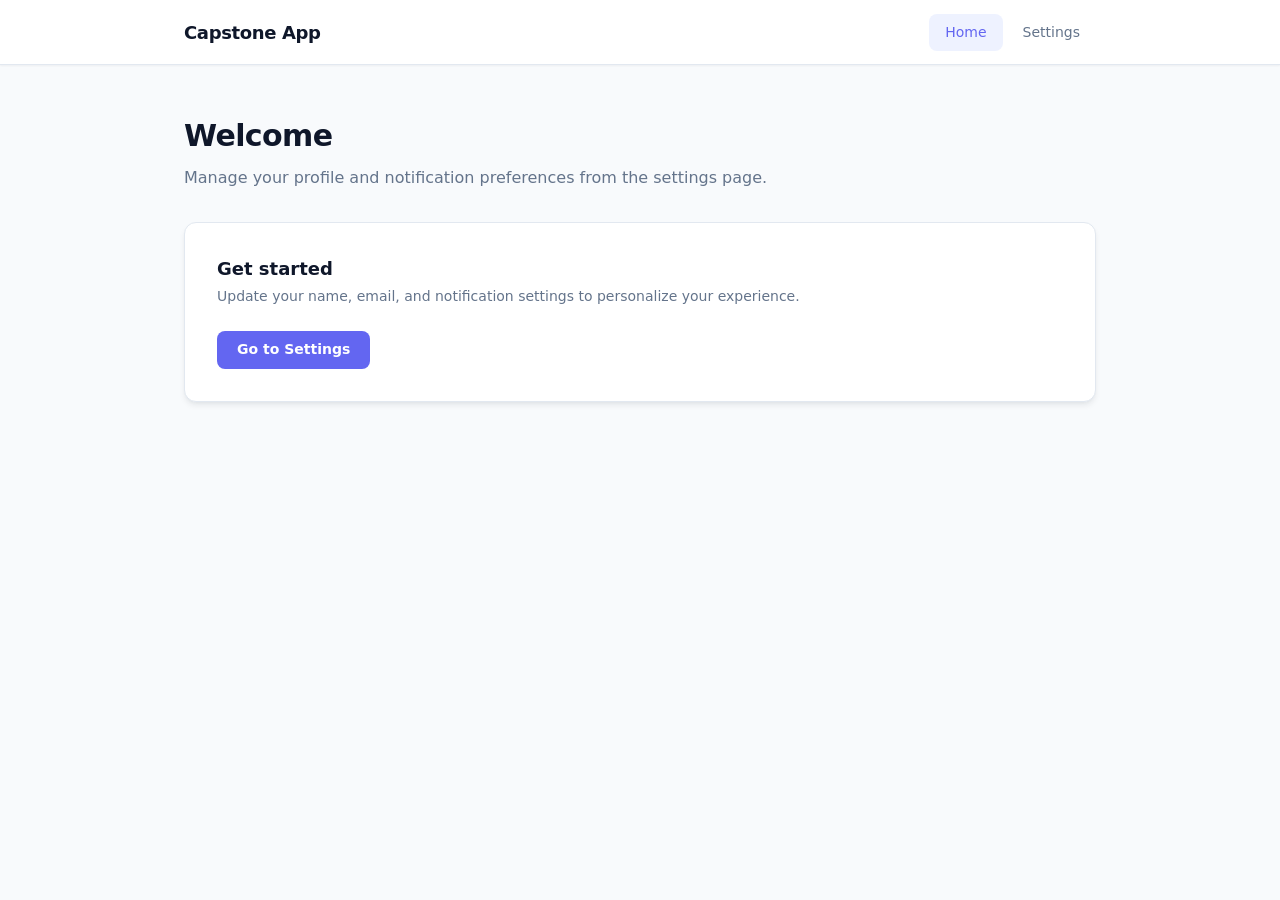
<file: index.html>
<!DOCTYPE html>
<html lang="en">
  <head>
    <meta charset="UTF-8" />
    <meta name="viewport" content="width=device-width, initial-scale=1.0" />
    <meta
      name="description"
      content="Frontend AI Capstone — a project for building clean, accessible web interfaces."
    />
    <title>Home — Frontend AI Capstone</title>
    <link rel="stylesheet" href="css/variables.css" />
    <link rel="stylesheet" href="css/base.css" />
    <link rel="stylesheet" href="css/layout.css" />
    <link rel="stylesheet" href="css/components.css" />
  </head>
  <body>
    <header class="site-header">
      <div class="site-header__inner">
        <a href="index.html" class="site-logo">Capstone App</a>
        <nav class="site-nav" aria-label="Main navigation">
          <a href="index.html" class="site-nav__link" aria-current="page">Home</a>
          <a href="settings.html" class="site-nav__link">Settings</a>
        </nav>
      </div>
    </header>

    <main class="site-main">
      <div class="page-header">
        <h1 class="page-header__title">Welcome</h1>
        <p class="page-header__description">
          Manage your profile and notification preferences from the settings page.
        </p>
      </div>

      <div class="card">
        <div class="card__section">
          <h2 class="card__heading">Get started</h2>
          <p class="card__subheading">
            Update your name, email, and notification settings to personalize your experience.
          </p>
          <a href="settings.html" class="btn btn--primary">Go to Settings</a>
        </div>
      </div>
    </main>

    <script src="js/main.js"></script>
  </body>
</html>
</file>
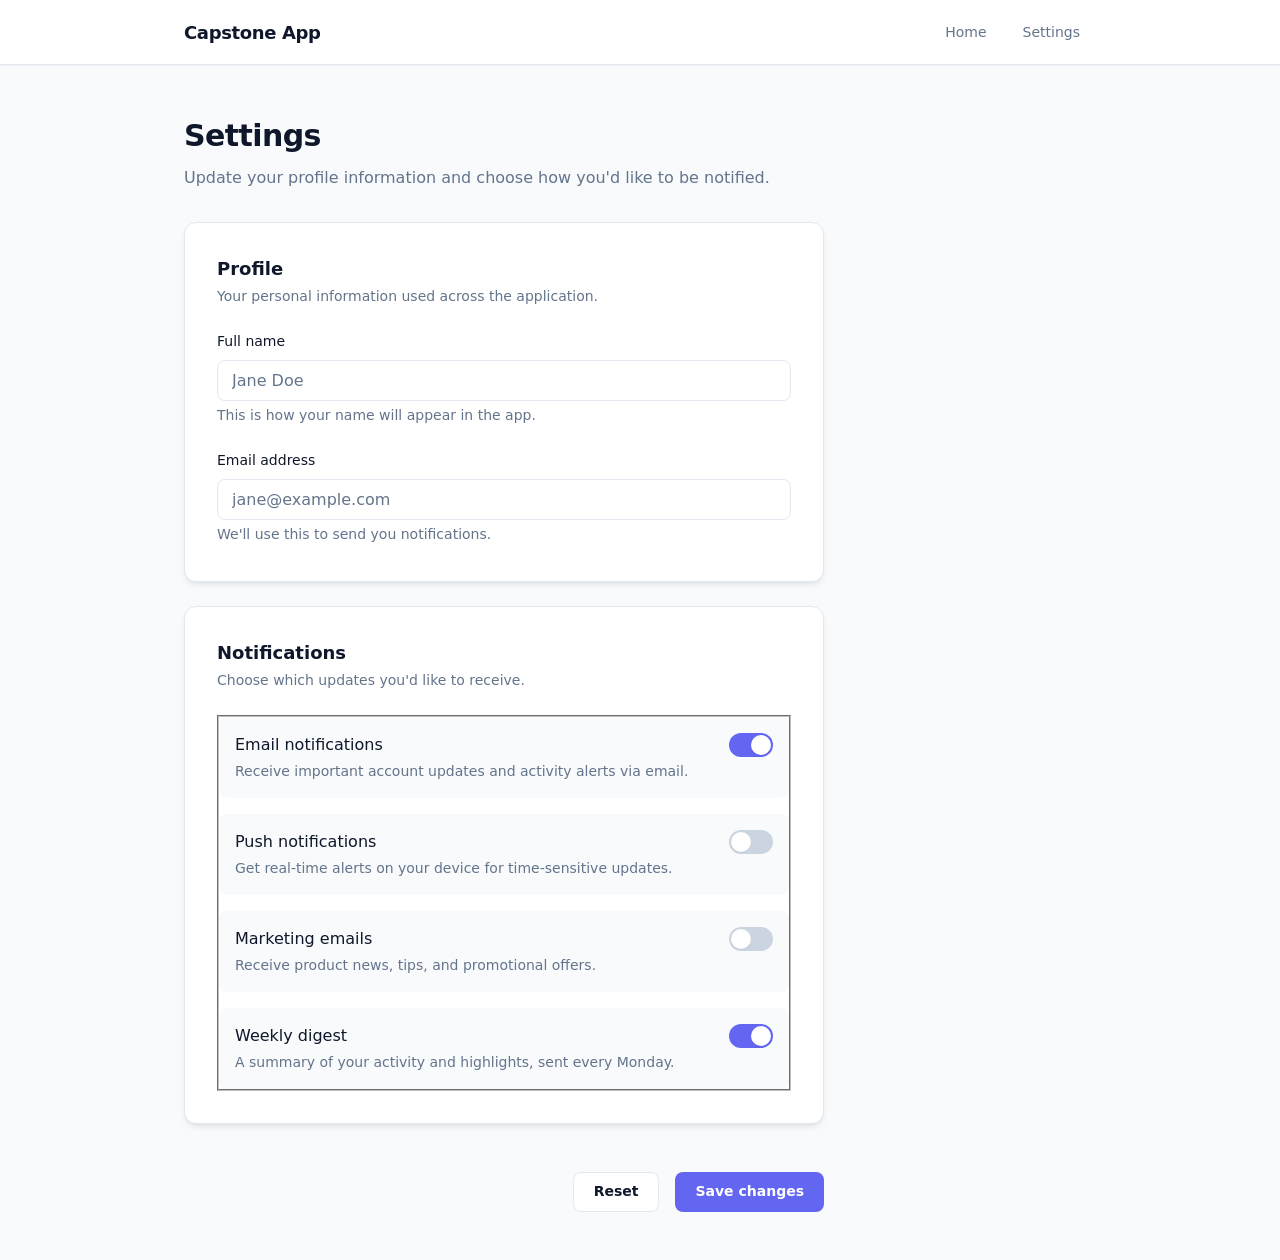
<file: settings/index.html>
<!DOCTYPE html>
<html lang="en">
  <head>
    <meta charset="UTF-8" />
    <meta name="viewport" content="width=device-width, initial-scale=1.0" />
    <meta
      name="description"
      content="Manage your profile and notification preferences."
    />
    <title>Settings — Frontend AI Capstone</title>
    <link rel="stylesheet" href="/css/variables.css" />
    <link rel="stylesheet" href="/css/base.css" />
    <link rel="stylesheet" href="/css/layout.css" />
    <link rel="stylesheet" href="/css/components.css" />
    <link rel="stylesheet" href="/css/settings.css" />
  </head>
  <body>
    <header class="site-header">
      <div class="site-header__inner">
        <a href="/" class="site-logo">Capstone App</a>
        <nav class="site-nav" aria-label="Main navigation">
          <a href="/" class="site-nav__link">Home</a>
          <a href="/settings" class="site-nav__link" aria-current="page">Settings</a>
        </nav>
      </div>
    </header>

    <main class="site-main">
      <div class="page-header">
        <h1 class="page-header__title">Settings</h1>
        <p class="page-header__description">
          Update your profile information and choose how you'd like to be notified.
        </p>
      </div>

      <div class="settings-container">
        <div
          id="form-feedback"
          class="alert alert--success"
          role="status"
          aria-live="polite"
          hidden
        >
          Your settings have been saved successfully.
        </div>

        <form id="settings-form" class="settings-form" novalidate>
          <div class="card">
            <div class="card__section">
              <h2 class="card__heading">Profile</h2>
              <p class="card__subheading">
                Your personal information used across the application.
              </p>

              <div class="form-group">
                <label class="form-label" for="name">
                  Full name <span class="sr-only">(required)</span>
                </label>
                <input
                  type="text"
                  id="name"
                  name="name"
                  class="form-input"
                  placeholder="Jane Doe"
                  autocomplete="name"
                  required
                  aria-required="true"
                  aria-describedby="name-hint"
                />
                <span id="name-hint" class="form-hint">
                  This is how your name will appear in the app.
                </span>
                <span id="name-error" class="form-error" role="alert" hidden></span>
              </div>

              <div class="form-group">
                <label class="form-label" for="email">
                  Email address <span class="sr-only">(required)</span>
                </label>
                <input
                  type="email"
                  id="email"
                  name="email"
                  class="form-input"
                  placeholder="jane@example.com"
                  autocomplete="email"
                  required
                  aria-required="true"
                  aria-describedby="email-hint"
                />
                <span id="email-hint" class="form-hint">
                  We'll use this to send you notifications.
                </span>
                <span id="email-error" class="form-error" role="alert" hidden></span>
              </div>
            </div>
          </div>

          <div class="card">
            <div class="card__section">
              <h2 class="card__heading">Notifications</h2>
              <p class="card__subheading">
                Choose which updates you'd like to receive.
              </p>

              <fieldset class="toggle-list">
                <legend class="sr-only">Notification preferences</legend>

                <div class="toggle-item">
                  <div class="toggle-item__content">
                    <label class="toggle-item__label" for="notify-email">
                      Email notifications
                    </label>
                    <span class="toggle-item__description">
                      Receive important account updates and activity alerts via email.
                    </span>
                  </div>
                  <div class="toggle-switch">
                    <input
                      type="checkbox"
                      id="notify-email"
                      name="notifyEmail"
                      class="toggle-switch__input"
                      checked
                    />
                    <span class="toggle-switch__track" aria-hidden="true">
                      <span class="toggle-switch__thumb"></span>
                    </span>
                  </div>
                </div>

                <div class="toggle-item">
                  <div class="toggle-item__content">
                    <label class="toggle-item__label" for="notify-push">
                      Push notifications
                    </label>
                    <span class="toggle-item__description">
                      Get real-time alerts on your device for time-sensitive updates.
                    </span>
                  </div>
                  <div class="toggle-switch">
                    <input
                      type="checkbox"
                      id="notify-push"
                      name="notifyPush"
                      class="toggle-switch__input"
                    />
                    <span class="toggle-switch__track" aria-hidden="true">
                      <span class="toggle-switch__thumb"></span>
                    </span>
                  </div>
                </div>

                <div class="toggle-item">
                  <div class="toggle-item__content">
                    <label class="toggle-item__label" for="notify-marketing">
                      Marketing emails
                    </label>
                    <span class="toggle-item__description">
                      Receive product news, tips, and promotional offers.
                    </span>
                  </div>
                  <div class="toggle-switch">
                    <input
                      type="checkbox"
                      id="notify-marketing"
                      name="notifyMarketing"
                      class="toggle-switch__input"
                    />
                    <span class="toggle-switch__track" aria-hidden="true">
                      <span class="toggle-switch__thumb"></span>
                    </span>
                  </div>
                </div>

                <div class="toggle-item">
                  <div class="toggle-item__content">
                    <label class="toggle-item__label" for="notify-weekly">
                      Weekly digest
                    </label>
                    <span class="toggle-item__description">
                      A summary of your activity and highlights, sent every Monday.
                    </span>
                  </div>
                  <div class="toggle-switch">
                    <input
                      type="checkbox"
                      id="notify-weekly"
                      name="notifyWeekly"
                      class="toggle-switch__input"
                      checked
                    />
                    <span class="toggle-switch__track" aria-hidden="true">
                      <span class="toggle-switch__thumb"></span>
                    </span>
                  </div>
                </div>
              </fieldset>
            </div>
          </div>

          <div class="form-actions">
            <button type="reset" class="btn btn--secondary">Reset</button>
            <button type="submit" class="btn btn--primary">Save changes</button>
          </div>
        </form>
      </div>
    </main>

    <script src="/js/main.js"></script>
    <script src="/js/validation.js"></script>
    <script src="/js/settings.js"></script>
  </body>
</html>
</file>
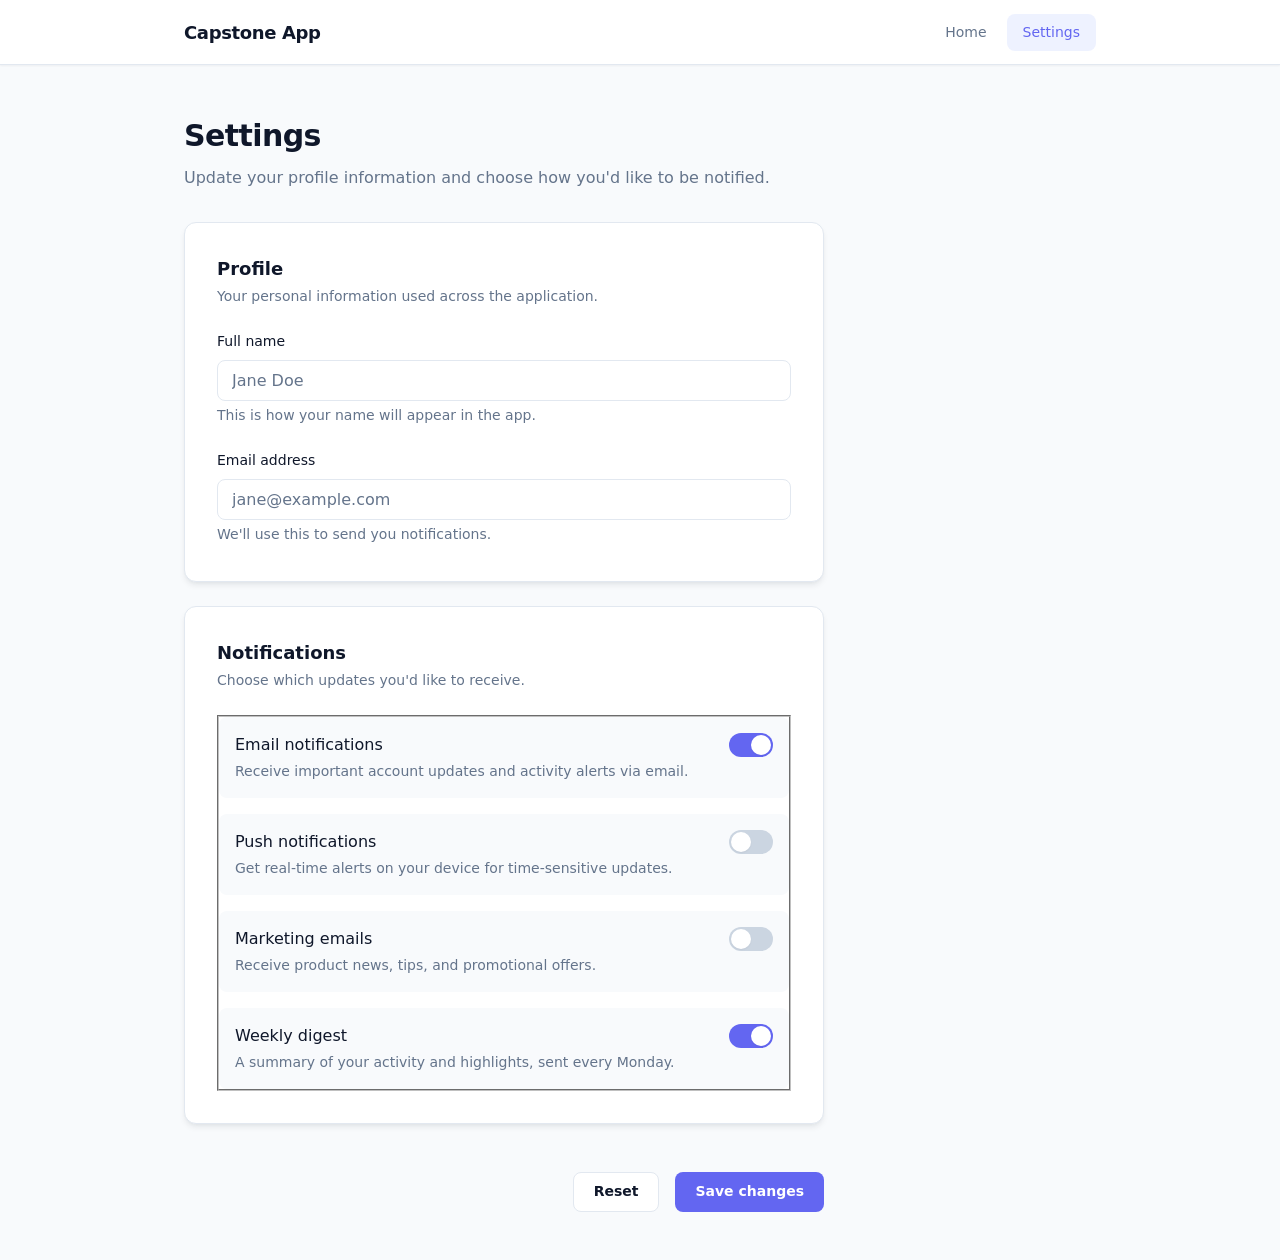
<file: settings.html>
<!DOCTYPE html>
<html lang="en">
  <head>
    <meta charset="UTF-8" />
    <meta name="viewport" content="width=device-width, initial-scale=1.0" />
    <meta
      name="description"
      content="Manage your profile and notification preferences."
    />
    <title>Settings — Frontend AI Capstone</title>
    <link rel="stylesheet" href="css/variables.css" />
    <link rel="stylesheet" href="css/base.css" />
    <link rel="stylesheet" href="css/layout.css" />
    <link rel="stylesheet" href="css/components.css" />
    <link rel="stylesheet" href="css/settings.css" />
  </head>
  <body>
    <header class="site-header">
      <div class="site-header__inner">
        <a href="index.html" class="site-logo">Capstone App</a>
        <nav class="site-nav" aria-label="Main navigation">
          <a href="index.html" class="site-nav__link">Home</a>
          <a href="settings.html" class="site-nav__link" aria-current="page">Settings</a>
        </nav>
      </div>
    </header>

    <main class="site-main">
      <div class="page-header">
        <h1 class="page-header__title">Settings</h1>
        <p class="page-header__description">
          Update your profile information and choose how you'd like to be notified.
        </p>
      </div>

      <div class="settings-container">
        <div
          id="form-feedback"
          class="alert alert--success"
          role="status"
          aria-live="polite"
          hidden
        >
          Your settings have been saved successfully.
        </div>

        <form id="settings-form" class="settings-form" novalidate>
          <div class="card">
            <div class="card__section">
              <h2 class="card__heading">Profile</h2>
              <p class="card__subheading">
                Your personal information used across the application.
              </p>

              <div class="form-group">
                <label class="form-label" for="name">Full name</label>
                <input
                  type="text"
                  id="name"
                  name="name"
                  class="form-input"
                  placeholder="Jane Doe"
                  autocomplete="name"
                  required
                  minlength="2"
                  maxlength="100"
                  aria-describedby="name-hint"
                />
                <span id="name-hint" class="form-hint">
                  This is how your name will appear in the app.
                </span>
                <span id="name-error" class="form-error" role="alert" hidden></span>
              </div>

              <div class="form-group">
                <label class="form-label" for="email">Email address</label>
                <input
                  type="email"
                  id="email"
                  name="email"
                  class="form-input"
                  placeholder="jane@example.com"
                  autocomplete="email"
                  required
                  aria-describedby="email-hint"
                />
                <span id="email-hint" class="form-hint">
                  We'll use this to send you notifications.
                </span>
                <span id="email-error" class="form-error" role="alert" hidden></span>
              </div>
            </div>
          </div>

          <div class="card">
            <div class="card__section">
              <h2 class="card__heading">Notifications</h2>
              <p class="card__subheading">
                Choose which updates you'd like to receive.
              </p>

              <fieldset class="toggle-list">
                <legend class="sr-only">Notification preferences</legend>

                <div class="toggle-item">
                  <div class="toggle-item__content">
                    <label class="toggle-item__label" for="notify-email">
                      Email notifications
                    </label>
                    <span class="toggle-item__description">
                      Receive important account updates and activity alerts via email.
                    </span>
                  </div>
                  <div class="toggle-switch">
                    <input
                      type="checkbox"
                      id="notify-email"
                      name="notifyEmail"
                      class="toggle-switch__input"
                      checked
                    />
                    <span class="toggle-switch__track" aria-hidden="true">
                      <span class="toggle-switch__thumb"></span>
                    </span>
                  </div>
                </div>

                <div class="toggle-item">
                  <div class="toggle-item__content">
                    <label class="toggle-item__label" for="notify-push">
                      Push notifications
                    </label>
                    <span class="toggle-item__description">
                      Get real-time alerts on your device for time-sensitive updates.
                    </span>
                  </div>
                  <div class="toggle-switch">
                    <input
                      type="checkbox"
                      id="notify-push"
                      name="notifyPush"
                      class="toggle-switch__input"
                    />
                    <span class="toggle-switch__track" aria-hidden="true">
                      <span class="toggle-switch__thumb"></span>
                    </span>
                  </div>
                </div>

                <div class="toggle-item">
                  <div class="toggle-item__content">
                    <label class="toggle-item__label" for="notify-marketing">
                      Marketing emails
                    </label>
                    <span class="toggle-item__description">
                      Receive product news, tips, and promotional offers.
                    </span>
                  </div>
                  <div class="toggle-switch">
                    <input
                      type="checkbox"
                      id="notify-marketing"
                      name="notifyMarketing"
                      class="toggle-switch__input"
                    />
                    <span class="toggle-switch__track" aria-hidden="true">
                      <span class="toggle-switch__thumb"></span>
                    </span>
                  </div>
                </div>

                <div class="toggle-item">
                  <div class="toggle-item__content">
                    <label class="toggle-item__label" for="notify-weekly">
                      Weekly digest
                    </label>
                    <span class="toggle-item__description">
                      A summary of your activity and highlights, sent every Monday.
                    </span>
                  </div>
                  <div class="toggle-switch">
                    <input
                      type="checkbox"
                      id="notify-weekly"
                      name="notifyWeekly"
                      class="toggle-switch__input"
                      checked
                    />
                    <span class="toggle-switch__track" aria-hidden="true">
                      <span class="toggle-switch__thumb"></span>
                    </span>
                  </div>
                </div>
              </fieldset>
            </div>
          </div>

          <div class="form-actions">
            <button type="reset" class="btn btn--secondary">Reset</button>
            <button type="submit" class="btn btn--primary">Save changes</button>
          </div>
        </form>
      </div>
    </main>

    <script src="js/main.js"></script>
    <script src="js/settings.js"></script>
  </body>
</html>
</file>
<file: css/variables.css>
:root {
  /* Colors */
  --color-bg: #f8fafc;
  --color-surface: #ffffff;
  --color-border: #e2e8f0;
  --color-border-focus: #6366f1;
  --color-text: #0f172a;
  --color-text-muted: #64748b;
  --color-primary: #6366f1;
  --color-primary-hover: #4f46e5;
  --color-primary-light: #eef2ff;
  --color-success: #059669;
  --color-success-bg: #ecfdf5;
  --color-error: #dc2626;
  --color-error-bg: #fef2f2;

  /* Typography */
  --font-family: "Segoe UI", system-ui, -apple-system, sans-serif;
  --font-size-sm: 0.875rem;
  --font-size-base: 1rem;
  --font-size-lg: 1.125rem;
  --font-size-xl: 1.5rem;
  --font-size-2xl: 1.875rem;
  --line-height: 1.5;

  /* Spacing */
  --spacing-xs: 0.25rem;
  --spacing-sm: 0.5rem;
  --spacing-md: 1rem;
  --spacing-lg: 1.5rem;
  --spacing-xl: 2rem;
  --spacing-2xl: 3rem;

  /* Layout */
  --max-width: 640px;
  --header-height: 4rem;
  --radius-sm: 0.375rem;
  --radius-md: 0.5rem;
  --radius-lg: 0.75rem;

  /* Shadows */
  --shadow-sm: 0 1px 2px rgba(15, 23, 42, 0.05);
  --shadow-md: 0 4px 6px -1px rgba(15, 23, 42, 0.08),
    0 2px 4px -2px rgba(15, 23, 42, 0.05);
  --shadow-lg: 0 10px 15px -3px rgba(15, 23, 42, 0.08),
    0 4px 6px -4px rgba(15, 23, 42, 0.05);

  /* Transitions */
  --transition-fast: 150ms ease;
  --transition-base: 200ms ease;
}
</file>
<file: css/base.css>
*,
*::before,
*::after {
  box-sizing: border-box;
  margin: 0;
  padding: 0;
}

html {
  font-size: 16px;
  -webkit-text-size-adjust: 100%;
}

body {
  font-family: var(--font-family);
  font-size: var(--font-size-base);
  line-height: var(--line-height);
  color: var(--color-text);
  background-color: var(--color-bg);
  min-height: 100vh;
}

img,
svg {
  display: block;
  max-width: 100%;
}

a {
  color: var(--color-primary);
  text-decoration: none;
  transition: color var(--transition-fast);
}

a:hover {
  color: var(--color-primary-hover);
}

:focus-visible {
  outline: 2px solid var(--color-border-focus);
  outline-offset: 2px;
}

.sr-only {
  position: absolute;
  width: 1px;
  height: 1px;
  padding: 0;
  margin: -1px;
  overflow: hidden;
  clip: rect(0, 0, 0, 0);
  white-space: nowrap;
  border: 0;
}
</file>
<file: css/layout.css>
.site-header {
  position: sticky;
  top: 0;
  z-index: 100;
  background-color: var(--color-surface);
  border-bottom: 1px solid var(--color-border);
  box-shadow: var(--shadow-sm);
}

.site-header__inner {
  display: flex;
  align-items: center;
  justify-content: space-between;
  max-width: 960px;
  margin: 0 auto;
  padding: 0 var(--spacing-lg);
  height: var(--header-height);
}

.site-logo {
  font-size: var(--font-size-lg);
  font-weight: 700;
  color: var(--color-text);
  letter-spacing: -0.02em;
}

.site-logo:hover {
  color: var(--color-primary);
}

.site-nav {
  display: flex;
  gap: var(--spacing-xs);
}

.site-nav__link {
  display: inline-flex;
  align-items: center;
  padding: var(--spacing-sm) var(--spacing-md);
  font-size: var(--font-size-sm);
  font-weight: 500;
  color: var(--color-text-muted);
  border-radius: var(--radius-md);
  transition: background-color var(--transition-fast),
    color var(--transition-fast);
}

.site-nav__link:hover {
  color: var(--color-text);
  background-color: var(--color-bg);
}

.site-nav__link[aria-current="page"] {
  color: var(--color-primary);
  background-color: var(--color-primary-light);
}

.site-main {
  max-width: 960px;
  margin: 0 auto;
  padding: var(--spacing-2xl) var(--spacing-lg);
}

.page-header {
  margin-bottom: var(--spacing-xl);
}

.page-header__title {
  font-size: var(--font-size-2xl);
  font-weight: 700;
  letter-spacing: -0.02em;
  margin-bottom: var(--spacing-sm);
}

.page-header__description {
  font-size: var(--font-size-base);
  color: var(--color-text-muted);
}

@media (max-width: 480px) {
  .site-header__inner {
    padding: 0 var(--spacing-md);
  }

  .site-main {
    padding: var(--spacing-xl) var(--spacing-md);
  }

  .page-header__title {
    font-size: var(--font-size-xl);
  }
}
</file>
<file: css/components.css>
.card {
  background-color: var(--color-surface);
  border: 1px solid var(--color-border);
  border-radius: var(--radius-lg);
  box-shadow: var(--shadow-md);
  overflow: hidden;
}

.card__section {
  padding: var(--spacing-xl);
}

.card__section + .card__section {
  border-top: 1px solid var(--color-border);
}

.card__heading {
  font-size: var(--font-size-lg);
  font-weight: 600;
  margin-bottom: var(--spacing-xs);
}

.card__subheading {
  font-size: var(--font-size-sm);
  color: var(--color-text-muted);
  margin-bottom: var(--spacing-lg);
}

/* Form elements */
.form-group {
  margin-bottom: var(--spacing-lg);
}

.form-group:last-child {
  margin-bottom: 0;
}

.form-label {
  display: block;
  font-size: var(--font-size-sm);
  font-weight: 500;
  margin-bottom: var(--spacing-sm);
  color: var(--color-text);
}

.form-input {
  display: block;
  width: 100%;
  padding: 0.625rem 0.875rem;
  font-family: inherit;
  font-size: var(--font-size-base);
  color: var(--color-text);
  background-color: var(--color-surface);
  border: 1px solid var(--color-border);
  border-radius: var(--radius-md);
  transition: border-color var(--transition-fast),
    box-shadow var(--transition-fast);
}

.form-input::placeholder {
  color: var(--color-text-muted);
}

.form-input:hover {
  border-color: #cbd5e1;
}

.form-input:focus {
  outline: none;
  border-color: var(--color-border-focus);
  box-shadow: 0 0 0 3px rgba(99, 102, 241, 0.15);
}

.form-input--error {
  border-color: var(--color-error);
}

.form-input--error:focus {
  box-shadow: 0 0 0 3px rgba(220, 38, 38, 0.15);
}

.form-error {
  display: block;
  margin-top: var(--spacing-xs);
  font-size: var(--font-size-sm);
  color: var(--color-error);
}

.form-hint {
  display: block;
  margin-top: var(--spacing-xs);
  font-size: var(--font-size-sm);
  color: var(--color-text-muted);
}

/* Toggle switch */
.toggle-list {
  display: flex;
  flex-direction: column;
  gap: var(--spacing-md);
}

.toggle-item {
  display: flex;
  align-items: flex-start;
  justify-content: space-between;
  gap: var(--spacing-lg);
  padding: var(--spacing-md);
  background-color: var(--color-bg);
  border-radius: var(--radius-md);
  transition: background-color var(--transition-fast);
}

.toggle-item:hover {
  background-color: #f1f5f9;
}

.toggle-item__content {
  flex: 1;
  min-width: 0;
}

.toggle-item__label {
  display: block;
  font-size: var(--font-size-base);
  font-weight: 500;
  color: var(--color-text);
  cursor: pointer;
}

.toggle-item__description {
  display: block;
  margin-top: var(--spacing-xs);
  font-size: var(--font-size-sm);
  color: var(--color-text-muted);
}

.toggle-switch {
  position: relative;
  flex-shrink: 0;
  width: 2.75rem;
  height: 1.5rem;
}

.toggle-switch__input {
  position: absolute;
  width: 100%;
  height: 100%;
  opacity: 0;
  cursor: pointer;
  z-index: 1;
}

.toggle-switch__track {
  display: block;
  width: 100%;
  height: 100%;
  background-color: #cbd5e1;
  border-radius: 999px;
  transition: background-color var(--transition-base);
}

.toggle-switch__thumb {
  position: absolute;
  top: 2px;
  left: 2px;
  width: 1.25rem;
  height: 1.25rem;
  background-color: var(--color-surface);
  border-radius: 50%;
  box-shadow: var(--shadow-sm);
  transition: transform var(--transition-base);
}

.toggle-switch__input:checked + .toggle-switch__track {
  background-color: var(--color-primary);
}

.toggle-switch__input:checked + .toggle-switch__track .toggle-switch__thumb {
  transform: translateX(1.25rem);
}

.toggle-switch__input:focus-visible + .toggle-switch__track {
  outline: 2px solid var(--color-border-focus);
  outline-offset: 2px;
}

/* Buttons */
.btn {
  display: inline-flex;
  align-items: center;
  justify-content: center;
  gap: var(--spacing-sm);
  padding: 0.625rem 1.25rem;
  font-family: inherit;
  font-size: var(--font-size-sm);
  font-weight: 600;
  line-height: 1.25;
  border: none;
  border-radius: var(--radius-md);
  cursor: pointer;
  transition: background-color var(--transition-fast),
    transform var(--transition-fast);
}

.btn:active {
  transform: scale(0.98);
}

.btn--primary {
  color: #ffffff;
  background-color: var(--color-primary);
}

.btn--primary:hover {
  background-color: var(--color-primary-hover);
}

.btn--secondary {
  color: var(--color-text);
  background-color: var(--color-surface);
  border: 1px solid var(--color-border);
}

.btn--secondary:hover {
  background-color: var(--color-bg);
}

.form-actions {
  display: flex;
  flex-wrap: wrap;
  gap: var(--spacing-md);
  justify-content: flex-end;
  padding-top: var(--spacing-lg);
}

/* Alert / feedback */
.alert {
  display: flex;
  align-items: center;
  gap: var(--spacing-sm);
  padding: var(--spacing-md) var(--spacing-lg);
  font-size: var(--font-size-sm);
  font-weight: 500;
  border-radius: var(--radius-md);
  margin-bottom: var(--spacing-lg);
}

.alert--success {
  color: var(--color-success);
  background-color: var(--color-success-bg);
  border: 1px solid #a7f3d0;
}

.alert--error {
  color: var(--color-error);
  background-color: var(--color-error-bg);
  border: 1px solid #fecaca;
}

.alert[hidden] {
  display: none;
}
</file>
<file: css/settings.css>
.settings-container {
  max-width: var(--max-width);
}

.settings-form {
  display: flex;
  flex-direction: column;
  gap: var(--spacing-lg);
}

@media (max-width: 480px) {
  .card__section {
    padding: var(--spacing-lg);
  }

  .form-actions {
    flex-direction: column-reverse;
  }

  .form-actions .btn {
    width: 100%;
  }
}
</file>
